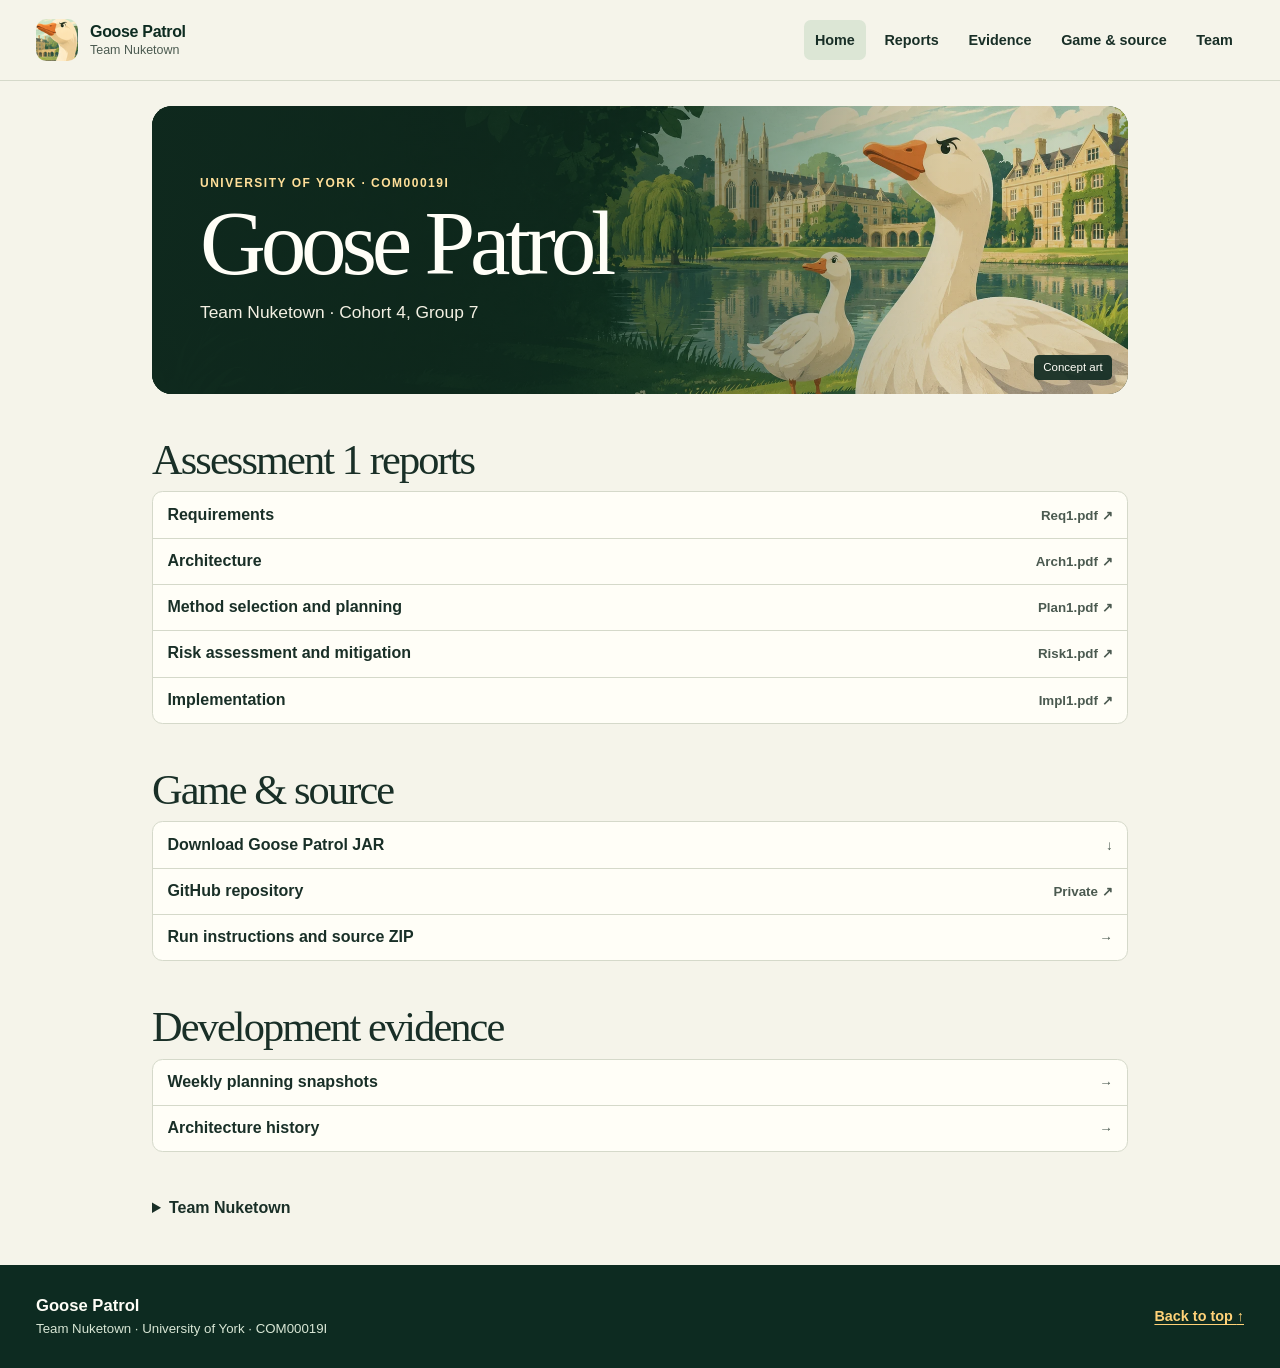
<file: Goose/index.html>
<!DOCTYPE html>
<html lang="en-GB">
<head>
  <meta charset="utf-8">
  <meta name="viewport" content="width=device-width, initial-scale=1">
  <meta name="description" content="Goose Patrol, Team Nuketown’s Engineering 1 project. Find the Assessment 1 reports, game and source, and development evidence.">
  <meta name="theme-color" content="#17382d">
  <title>Team Nuketown | Goose Patrol</title>
  <link rel="icon" href="assets/favicon.png" type="image/png">
  <link rel="stylesheet" href="assets/site.css">
</head>
<body>
  <a class="skip" href="#main">Skip to content</a>
  <header class="topbar">
    <div class="shell header-inner">
      <a class="brand" href="index.html" aria-label="Goose Patrol home">
        <img src="assets/favicon.png" width="42" height="42" alt="">
        <span><strong>Goose Patrol</strong><small>Team Nuketown</small></span>
      </a>
      <nav aria-label="Main navigation">
      <a href="index.html" aria-current="page">Home</a>
      <a href="index.html#documentation">Reports</a>
      <a href="evidence.html">Evidence</a>
      <a href="implementation.html">Game &amp; source</a>
      <a href="index.html#team">Team</a>
      </nav>
    </div>
  </header>
  <main id="main" class="shell compact-home" tabindex="-1">
    <header class="hero compact-hero">
      <img class="hero-art" src="assets/cover.webp" width="1922" height="818" alt="" fetchpriority="high">
      <div class="hero-copy">
        <p class="eyebrow hero-context">University of York · COM00019I</p>
        <h1>Goose Patrol</h1>
        <p class="hero-intro">Team Nuketown · Cohort 4, Group 7</p>
      </div>
      <span class="art-label">Concept art</span>
    </header>

    <section id="documentation" class="compact-section" aria-labelledby="documentation-title">
      <h2 id="documentation-title">Assessment 1 reports</h2>
      <ul class="link-list">
        <li id="req1">
          <a href="files/Req1.pdf">
            <span>Requirements</span><small>Req1.pdf <span aria-hidden="true">↗</span></small>
          </a>
        </li>
        <li id="arch1">
          <a href="files/Arch1.pdf">
            <span>Architecture</span><small>Arch1.pdf <span aria-hidden="true">↗</span></small>
          </a>
        </li>
        <li id="plan1">
          <a href="files/Plan1.pdf">
            <span>Method selection and planning</span><small>Plan1.pdf <span aria-hidden="true">↗</span></small>
          </a>
        </li>
        <li id="risk1">
          <a href="files/Risk1.pdf">
            <span>Risk assessment and mitigation</span><small>Risk1.pdf <span aria-hidden="true">↗</span></small>
          </a>
        </li>
        <li id="impl1">
          <a href="files/Impl1.pdf">
            <span>Implementation</span><small>Impl1.pdf <span aria-hidden="true">↗</span></small>
          </a>
        </li>
      </ul>
    </section>

    <section id="game" class="compact-section" aria-labelledby="game-title">
      <h2 id="game-title">Game &amp; source</h2>
      <ul class="link-list">
        <li><a href="files/Goose-Patrol.jar" download><span>Download Goose Patrol JAR</span><small aria-hidden="true">↓</small></a></li>
        <li><a href="https://github.com/kevin21421/eng1_project"><span>GitHub repository</span><small>Private <span aria-hidden="true">↗</span></small></a></li>
        <li><a href="implementation.html"><span>Run instructions and source ZIP</span><small aria-hidden="true">→</small></a></li>
      </ul>
    </section>

    <section id="development-evidence" class="compact-section" aria-labelledby="evidence-title">
      <h2 id="evidence-title">Development evidence</h2>
      <ul class="link-list">
        <li><a href="evidence.html#weekly-snapshots"><span>Weekly planning snapshots</span><small aria-hidden="true">→</small></a></li>
        <li><a href="architecture.html#arch-history"><span>Architecture history</span><small aria-hidden="true">→</small></a></li>
      </ul>
    </section>

    <details id="team" class="compact-section team-details">
      <summary>Team Nuketown</summary>
      <ul class="team-list">
        <li>
          <span class="initials" aria-hidden="true">BK</span>
          <div><h3>Batuhan Kantas</h3><p>Hidden event management</p></div>
        </li>
        <li>
          <span class="initials" aria-hidden="true">KM</span>
          <div><h3>Kevin Munikumar</h3><p>Title screen, menus and renderer API</p></div>
        </li>
        <li>
          <span class="initials" aria-hidden="true">QC</span>
          <div><h3>Qian Cao</h3><p>Timer, round data and information loader</p></div>
        </li>
        <li>
          <span class="initials" aria-hidden="true">SA</span>
          <div><h3>Saeed Al-Korbi</h3><p>Items</p></div>
        </li>
        <li>
          <span class="initials" aria-hidden="true">YW</span>
          <div><h3>Yimou Wang</h3><p>Inventory</p></div>
        </li>
        <li>
          <span class="initials" aria-hidden="true">YS</span>
          <div><h3>Youcef Sahraoui</h3><p>Player</p></div>
        </li>
        <li>
          <span class="initials" aria-hidden="true">HH</span>
          <div><h3>Henry Hull</h3><p>Goose spawning and behaviour</p></div>
        </li>
      </ul>
    </details>
  </main>
  <footer class="site-footer">
    <div class="shell footer-inner">
      <div><strong>Goose Patrol</strong><p>Team Nuketown · University of York · COM00019I</p></div>
      <a href="#main">Back to top <span aria-hidden="true">↑</span></a>
    </div>
  </footer>
</body>
</html>
</file>
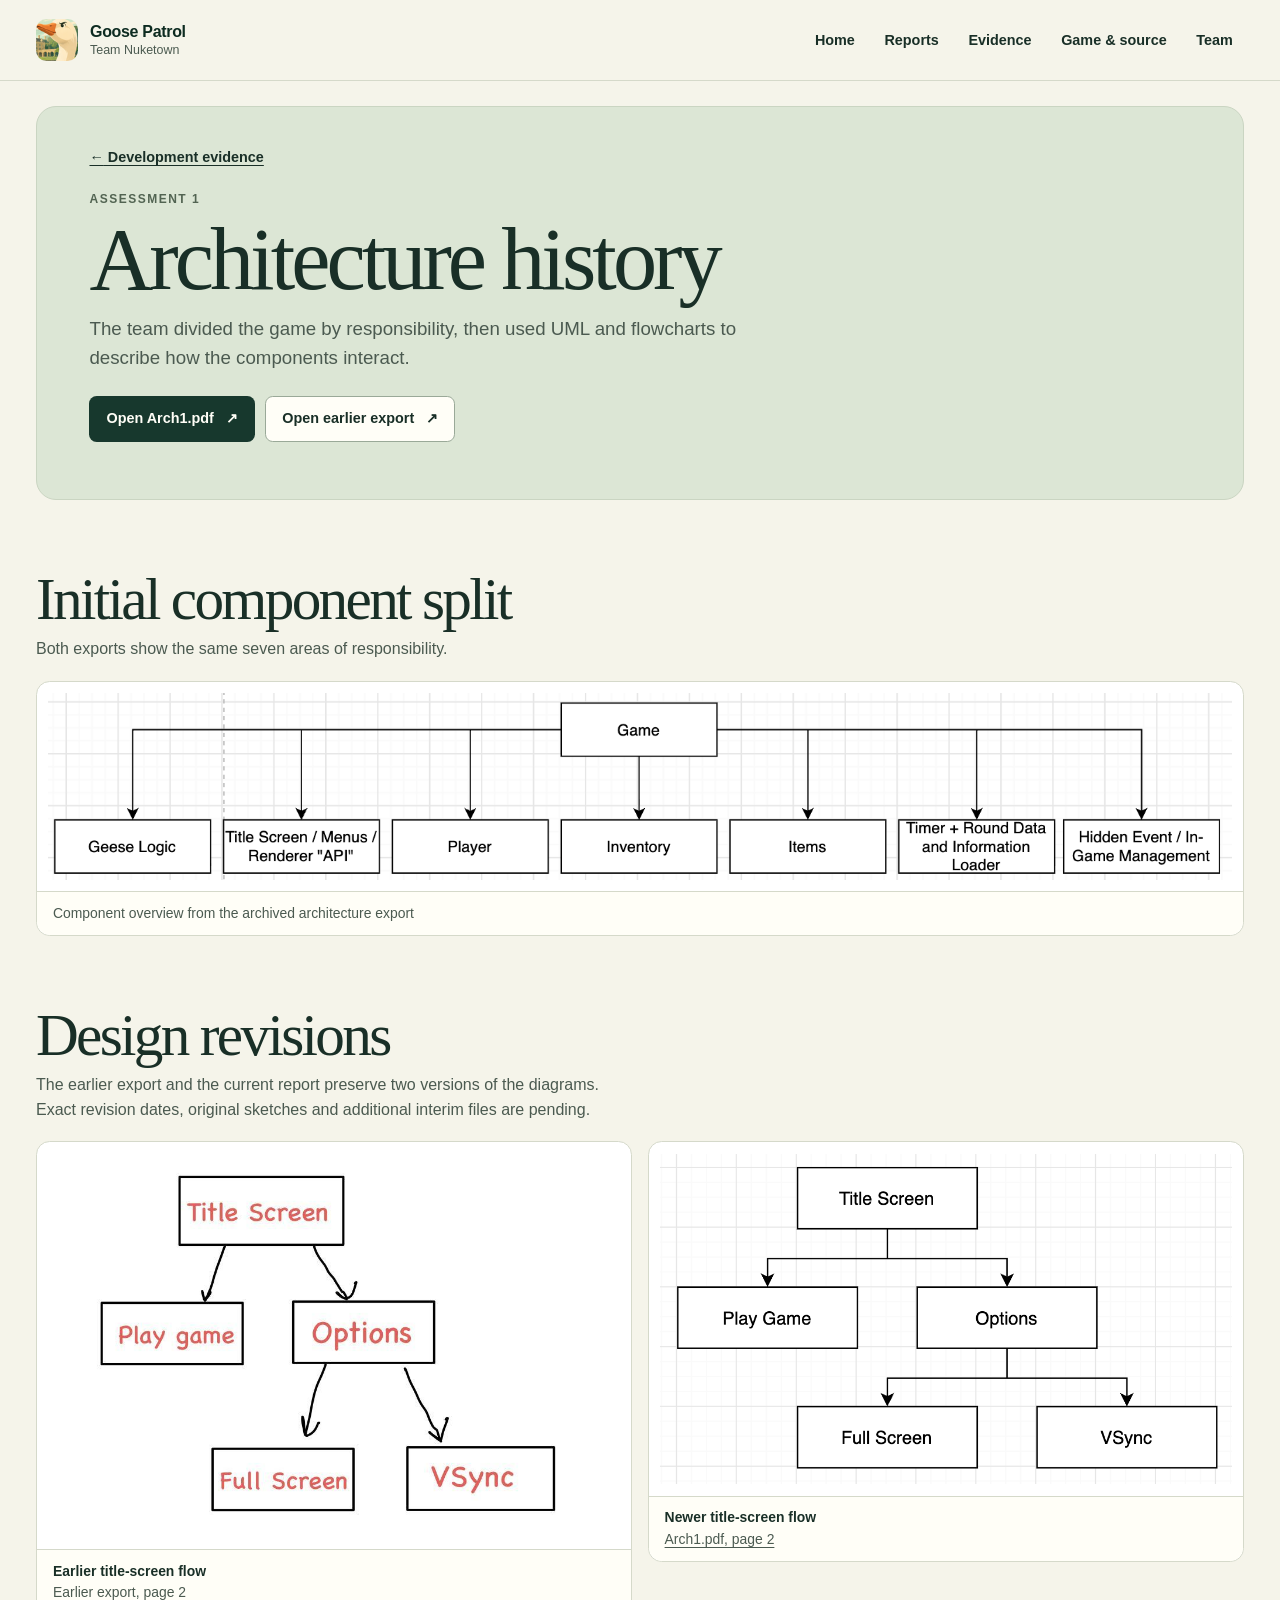
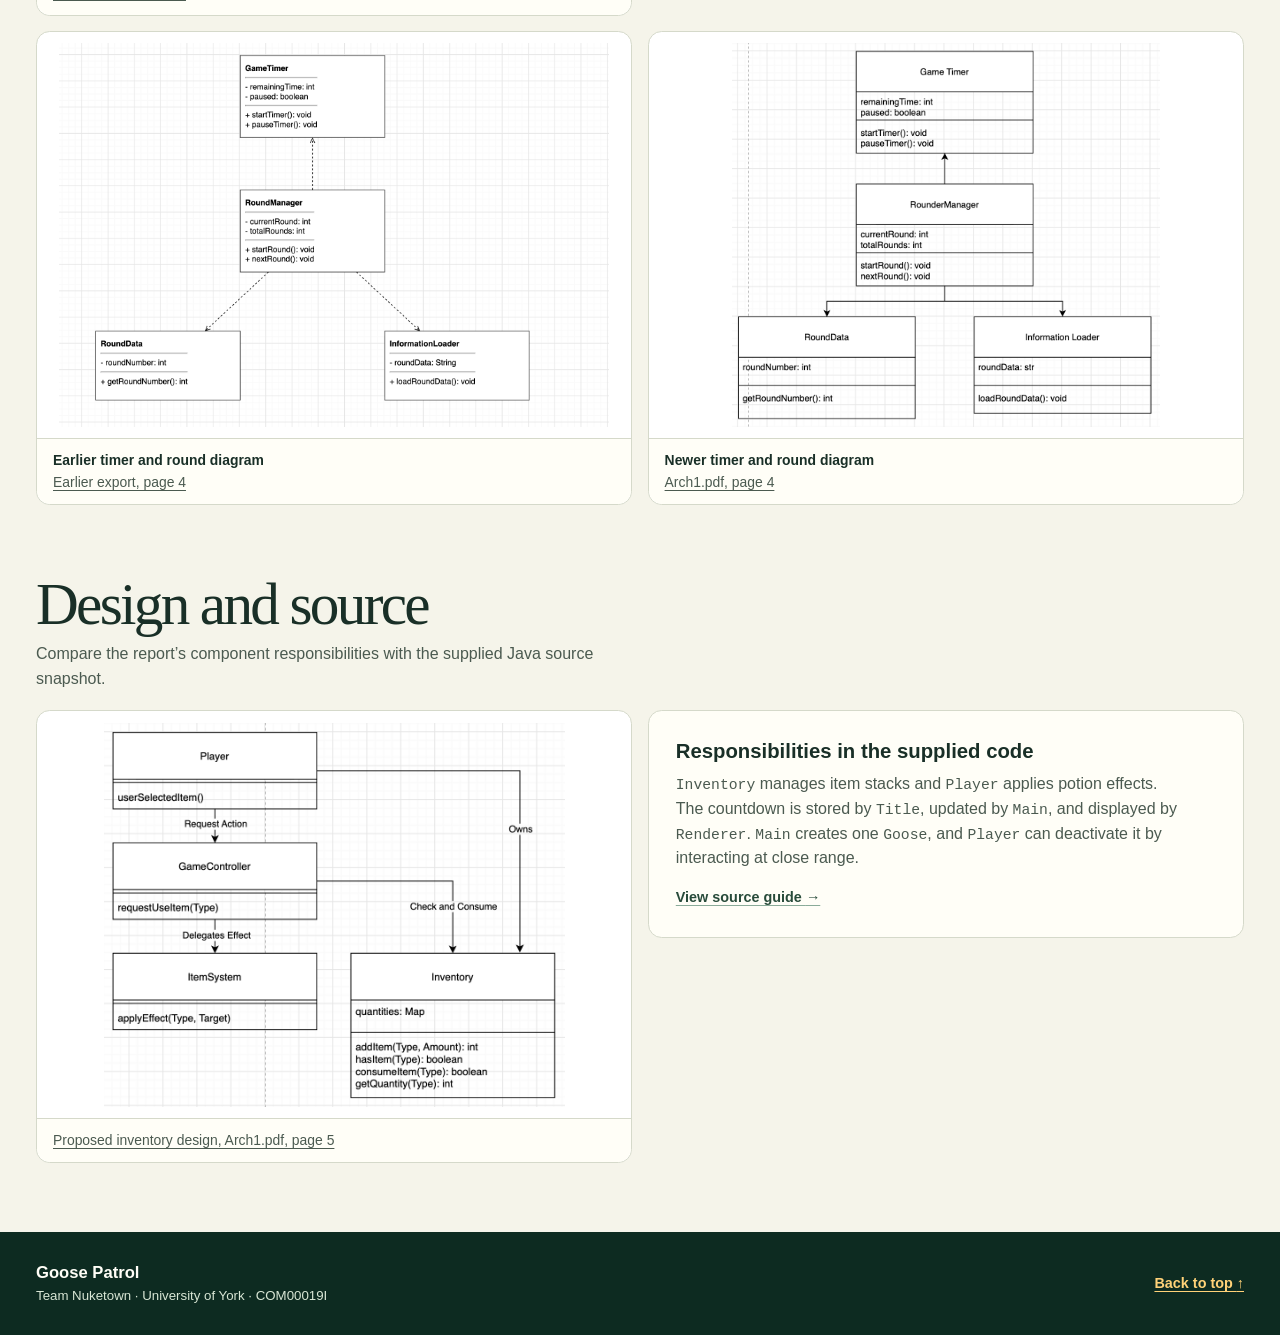
<file: Goose/architecture.html>
<!DOCTYPE html>
<html lang="en-GB">
<head>
  <meta charset="utf-8">
  <meta name="viewport" content="width=device-width, initial-scale=1">
  <meta name="description" content="Goose Patrol architecture history, including the initial component split and comparisons of two architecture exports.">
  <meta name="theme-color" content="#17382d">
  <title>Architecture history | Goose Patrol</title>
  <link rel="icon" href="assets/favicon.png" type="image/png">
  <link rel="stylesheet" href="assets/site.css">
</head>
<body>
  <a class="skip" href="#main">Skip to content</a>
  <header class="topbar">
    <div class="shell header-inner">
      <a class="brand" href="index.html" aria-label="Goose Patrol home">
        <img src="assets/favicon.png" width="42" height="42" alt="">
        <span><strong>Goose Patrol</strong><small>Team Nuketown</small></span>
      </a>
      <nav aria-label="Main navigation">
      <a href="index.html">Home</a>
      <a href="index.html#documentation">Reports</a>
      <a href="evidence.html">Evidence</a>
      <a href="implementation.html">Game &amp; source</a>
      <a href="index.html#team">Team</a>
      </nav>
    </div>
  </header>
  <main id="main" class="shell" tabindex="-1">
    <header class="page-intro">
      <a class="back-link" href="evidence.html"><span aria-hidden="true">←</span> Development evidence</a>
      <p class="eyebrow">Assessment 1</p>
      <h1>Architecture history</h1>
      <p class="lede">The team divided the game by responsibility, then used UML and flowcharts to describe how the components interact.</p>
      <div class="actions">
        <a class="button solid" href="files/Arch1.pdf">Open Arch1.pdf <span aria-hidden="true">↗</span></a>
        <a class="button outline" href="evidence/architecture-earlier.pdf">Open earlier export <span aria-hidden="true">↗</span></a>
      </div>
    </header>
    <section class="section" id="initial-design" aria-labelledby="initial-title">
      <div class="section-heading">
        <h2 id="initial-title">Initial component split</h2>
        <p>Both exports show the same seven areas of responsibility.</p>
      </div>
      <figure class="diagram wide">
        <a href="evidence/game-components.webp" aria-label="Open the full-size component overview">
          <img src="evidence/game-components.webp" width="1696" height="268" alt="The game is divided into geese logic, title screen and renderer, player, inventory, items, timer and round information, and hidden event management.">
        </a>
        <figcaption>Component overview from the archived architecture export</figcaption>
      </figure>
    </section>

    <section class="section" id="arch-history" aria-labelledby="history-title">
      <div class="section-heading">
        <h2 id="history-title">Design revisions</h2>
        <p>The earlier export and the current report preserve two versions of the diagrams. Exact revision dates, original sketches and additional interim files are pending.</p>
      </div>
      <div class="two-col aligned">
        <figure class="diagram">
          <a href="evidence/title-flow-earlier.webp" aria-label="Open the earlier title-screen flowchart">
            <img src="evidence/title-flow-earlier.webp" width="877" height="656" loading="lazy" alt="Earlier title-screen flowchart. Title Screen branches to Play Game or Options. Options branches to Full Screen and VSync.">
          </a>
          <figcaption><strong>Earlier title-screen flow</strong><br><a href="evidence/architecture-earlier.pdf#page=2">Earlier export, page 2</a></figcaption>
        </figure>
        <figure class="diagram">
          <a href="evidence/title-flow.webp" aria-label="Open the current title-screen flowchart">
            <img src="evidence/title-flow.webp" width="1024" height="592" loading="lazy" alt="Redrawn title-screen flowchart with the same Play Game, Options, Full Screen and VSync branches.">
          </a>
          <figcaption><strong>Newer title-screen flow</strong><br><a href="files/Arch1.pdf#page=2">Arch1.pdf, page 2</a></figcaption>
        </figure>
      </div>
      <div class="two-col aligned revision-pair">
        <figure class="diagram">
          <a href="evidence/timer-rounds-earlier.webp" aria-label="Open the earlier timer UML diagram">
            <img src="evidence/timer-rounds-earlier.webp" width="1574" height="1100" loading="lazy" alt="Earlier UML for GameTimer, RoundManager, RoundData and InformationLoader.">
          </a>
          <figcaption><strong>Earlier timer and round diagram</strong><br><a href="evidence/architecture-earlier.pdf#page=4">Earlier export, page 4</a></figcaption>
        </figure>
        <figure class="diagram">
          <a href="evidence/timer-rounds.webp" aria-label="Open the current timer UML diagram">
            <img src="evidence/timer-rounds.webp" width="1116" height="1000" loading="lazy" alt="Current UML grouping timing, round progression, round data and information loading into four classes.">
          </a>
          <figcaption><strong>Newer timer and round diagram</strong><br><a href="files/Arch1.pdf#page=4">Arch1.pdf, page 4</a></figcaption>
        </figure>
      </div>
    </section>

    <section class="section" id="design-to-code" aria-labelledby="design-code-title">
      <div class="section-heading">
        <h2 id="design-code-title">Design and source</h2>
        <p>Compare the report’s component responsibilities with the supplied Java source snapshot.</p>
      </div>
      <div class="two-col aligned">
        <figure class="diagram">
          <a href="evidence/inventory-design.webp" aria-label="Open the full-size inventory UML diagram">
            <img src="evidence/inventory-design.webp" width="1042" height="868" loading="lazy" alt="Player owns Inventory and sends an item-use request to GameController, which checks Inventory and delegates the effect to ItemSystem.">
          </a>
          <figcaption><a href="files/Arch1.pdf#page=5">Proposed inventory design, Arch1.pdf, page 5</a></figcaption>
        </figure>
        <article class="panel">
          <h3>Responsibilities in the supplied code</h3>
          <p><code>Inventory</code> manages item stacks and <code>Player</code> applies potion effects. The countdown is stored by <code>Title</code>, updated by <code>Main</code>, and displayed by <code>Renderer</code>. <code>Main</code> creates one <code>Goose</code>, and <code>Player</code> can deactivate it by interacting at close range.</p>
          <a class="text-link" href="implementation.html#source-guide">View source guide <span aria-hidden="true">→</span></a>
        </article>
      </div>
    </section>
  </main>
  <footer class="site-footer">
    <div class="shell footer-inner">
      <div><strong>Goose Patrol</strong><p>Team Nuketown · University of York · COM00019I</p></div>
      <a href="#main">Back to top <span aria-hidden="true">↑</span></a>
    </div>
  </footer>
</body>
</html>
</file>
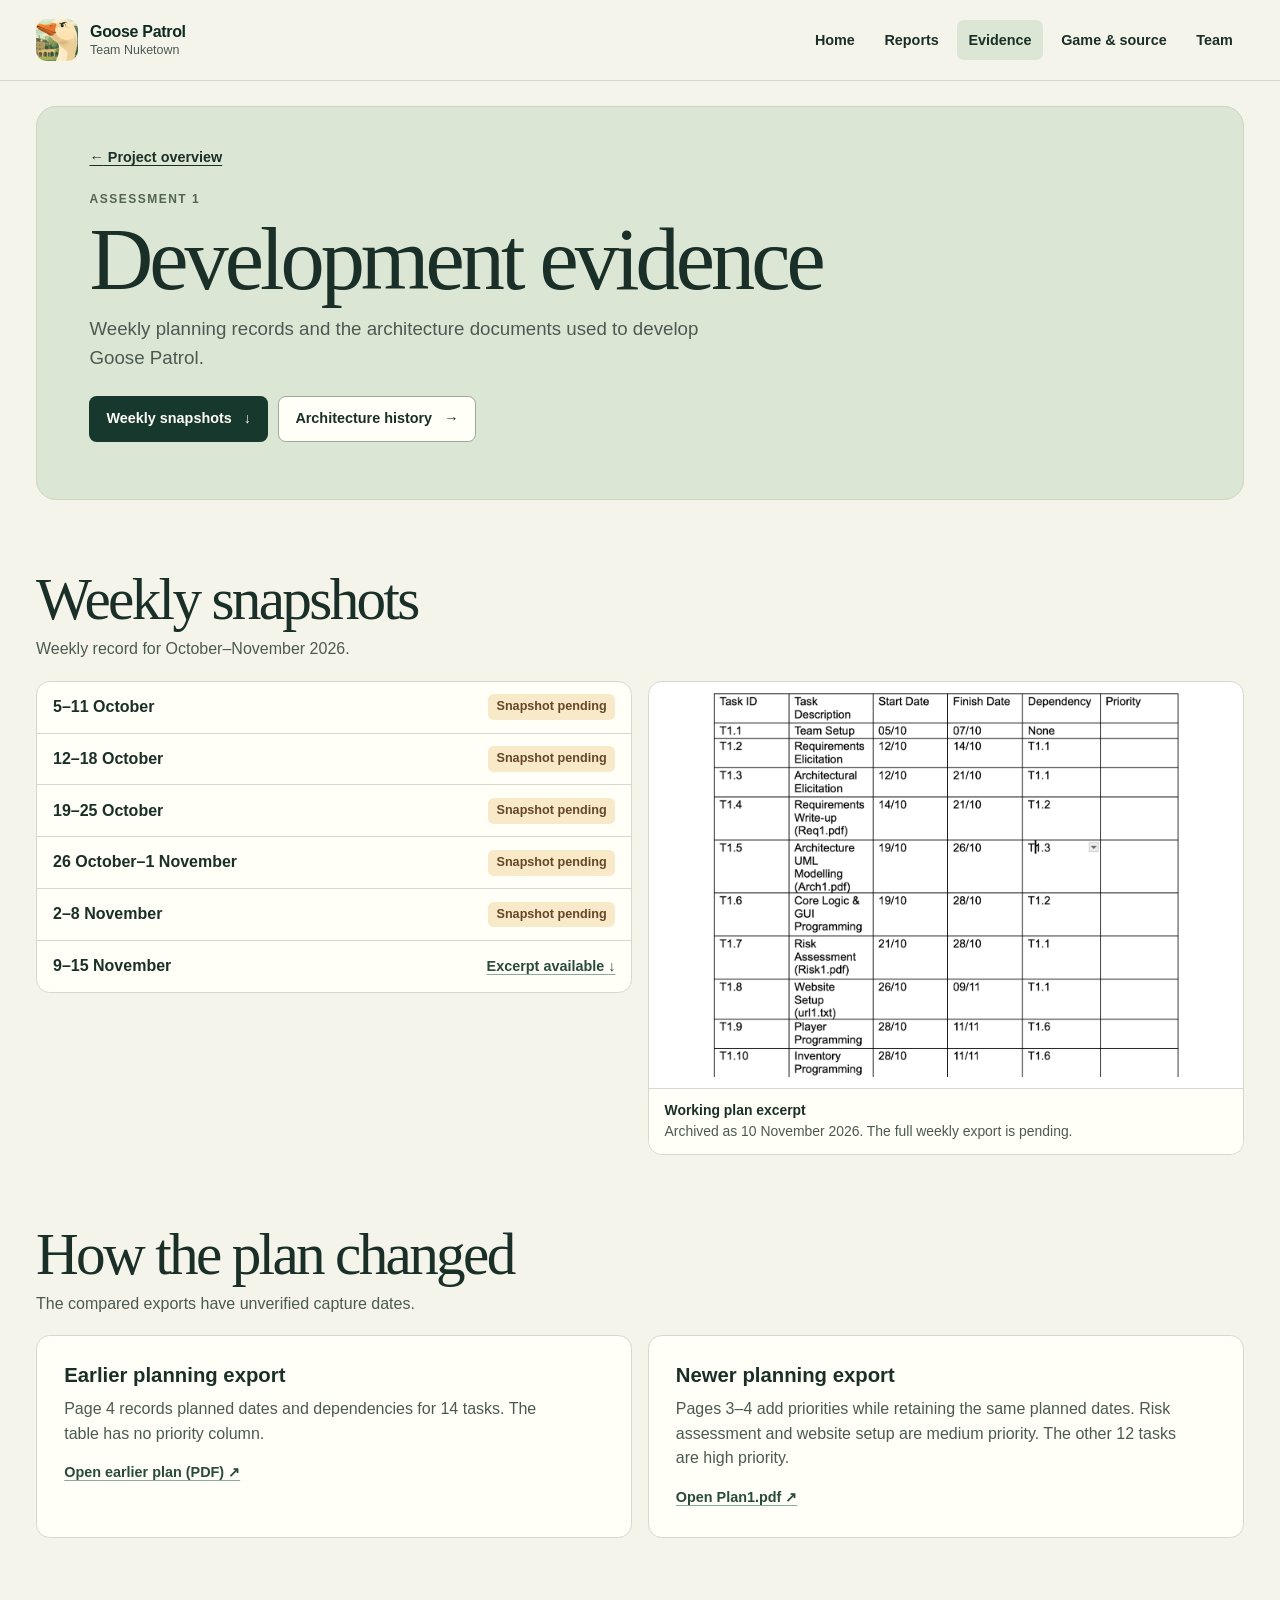
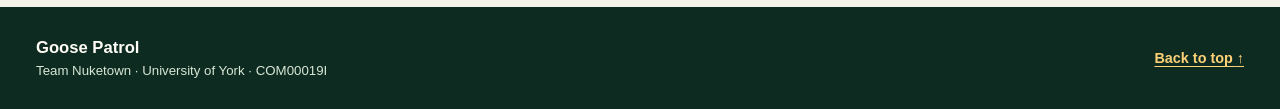
<file: Goose/evidence.html>
<!DOCTYPE html>
<html lang="en-GB">
<head>
  <meta charset="utf-8">
  <meta name="viewport" content="width=device-width, initial-scale=1">
  <meta name="description" content="Goose Patrol planning versions, weekly snapshot register and architecture history.">
  <meta name="theme-color" content="#17382d">
  <title>Development evidence | Goose Patrol</title>
  <link rel="icon" href="assets/favicon.png" type="image/png">
  <link rel="stylesheet" href="assets/site.css">
</head>
<body>
  <a class="skip" href="#main">Skip to content</a>
  <header class="topbar">
    <div class="shell header-inner">
      <a class="brand" href="index.html" aria-label="Goose Patrol home">
        <img src="assets/favicon.png" width="42" height="42" alt="">
        <span><strong>Goose Patrol</strong><small>Team Nuketown</small></span>
      </a>
      <nav aria-label="Main navigation">
      <a href="index.html">Home</a>
      <a href="index.html#documentation">Reports</a>
      <a href="evidence.html" aria-current="page">Evidence</a>
      <a href="implementation.html">Game &amp; source</a>
      <a href="index.html#team">Team</a>
      </nav>
    </div>
  </header>
  <main id="main" class="shell" tabindex="-1">
    <header class="page-intro">
      <a class="back-link" href="index.html#development-evidence"><span aria-hidden="true">←</span> Project overview</a>
      <p class="eyebrow">Assessment 1</p>
      <h1>Development evidence</h1>
      <p class="lede">Weekly planning records and the architecture documents used to develop Goose Patrol.</p>
      <div class="actions">
        <a class="button solid" href="#weekly-snapshots">Weekly snapshots <span aria-hidden="true">↓</span></a>
        <a class="button outline" href="architecture.html">Architecture history <span aria-hidden="true">→</span></a>
      </div>
    </header>

    <section class="section" id="weekly-snapshots" aria-labelledby="weeks-title">
      <div class="section-heading">
        <h2 id="weeks-title">Weekly snapshots</h2>
        <p>Weekly record for October–November 2026.</p>
      </div>
      <div class="two-col aligned">
        <ul class="snapshot-list">
        <li id="week-2026-10-05"><span>5–11 October</span><span class="status pending">Snapshot pending</span></li>
        <li id="week-2026-10-12"><span>12–18 October</span><span class="status pending">Snapshot pending</span></li>
        <li id="week-2026-10-19"><span>19–25 October</span><span class="status pending">Snapshot pending</span></li>
        <li id="week-2026-10-26"><span>26 October–1 November</span><span class="status pending">Snapshot pending</span></li>
        <li id="week-2026-11-02"><span>2–8 November</span><span class="status pending">Snapshot pending</span></li>
          <li id="week-2026-11-09">
            <span>9–15 November</span>
            <a class="text-link" href="#planning-excerpt">Excerpt available <span aria-hidden="true">↓</span></a>
          </li>
        </ul>
        <figure class="diagram" id="planning-excerpt">
          <a href="evidence/plan-2026-11-10-excerpt.png" aria-label="Open the full-size planning excerpt">
            <img src="evidence/plan-2026-11-10-excerpt.png" width="1165" height="960" alt="Working task plan, rows T1.1 to T1.10. The dates and dependencies are filled in, and the visible priority cells are blank.">
          </a>
          <figcaption><strong>Working plan excerpt</strong><br>Archived as 10 November 2026. The full weekly export is pending.</figcaption>
        </figure>
      </div>
    </section>

    <section class="section" id="plan-versions" aria-labelledby="versions-title">
      <div class="section-heading">
        <h2 id="versions-title">How the plan changed</h2>
        <p>The compared exports have unverified capture dates.</p>
      </div>
      <div class="two-col">
        <article class="panel">
          <h3>Earlier planning export</h3>
          <p>Page 4 records planned dates and dependencies for 14 tasks. The table has no priority column.</p>
          <a class="text-link" href="evidence/plan-earlier.pdf#page=4">Open earlier plan (PDF) <span aria-hidden="true">↗</span></a>
        </article>
        <article class="panel">
          <h3>Newer planning export</h3>
          <p>Pages 3–4 add priorities while retaining the same planned dates. Risk assessment and website setup are medium priority. The other 12 tasks are high priority.</p>
          <a class="text-link" href="files/Plan1.pdf#page=3">Open Plan1.pdf <span aria-hidden="true">↗</span></a>
        </article>
      </div>
    </section>
  </main>
  <footer class="site-footer">
    <div class="shell footer-inner">
      <div><strong>Goose Patrol</strong><p>Team Nuketown · University of York · COM00019I</p></div>
      <a href="#main">Back to top <span aria-hidden="true">↑</span></a>
    </div>
  </footer>
</body>
</html>
</file>
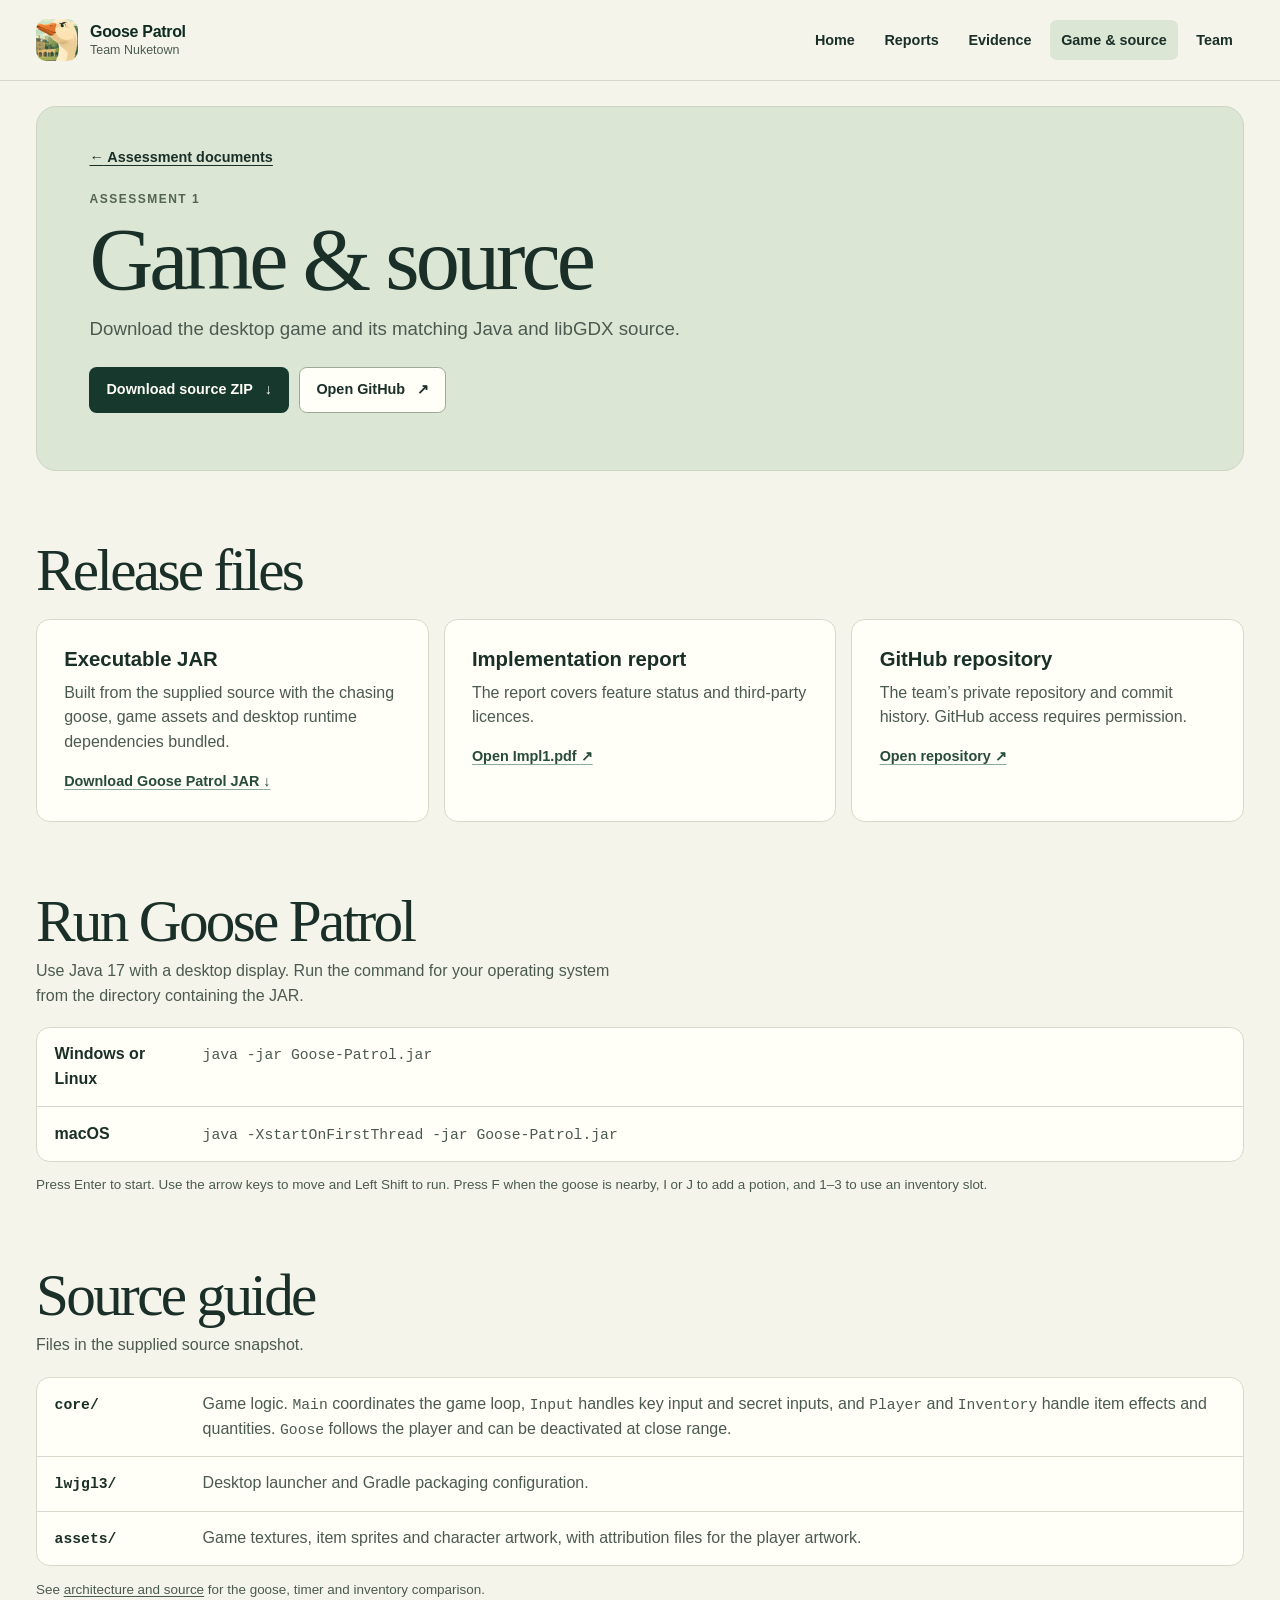
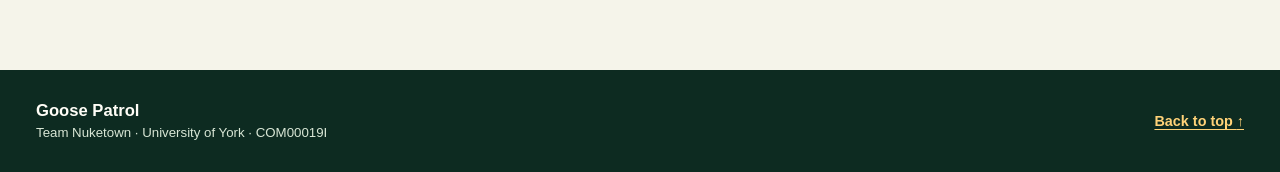
<file: Goose/implementation.html>
<!DOCTYPE html>
<html lang="en-GB">
<head>
  <meta charset="utf-8">
  <meta name="viewport" content="width=device-width, initial-scale=1">
  <meta name="description" content="Goose Patrol executable JAR status, source download, GitHub repository and implementation report.">
  <meta name="theme-color" content="#17382d">
  <title>Game &amp; source | Goose Patrol</title>
  <link rel="icon" href="assets/favicon.png" type="image/png">
  <link rel="stylesheet" href="assets/site.css">
</head>
<body>
  <a class="skip" href="#main">Skip to content</a>
  <header class="topbar">
    <div class="shell header-inner">
      <a class="brand" href="index.html" aria-label="Goose Patrol home">
        <img src="assets/favicon.png" width="42" height="42" alt="">
        <span><strong>Goose Patrol</strong><small>Team Nuketown</small></span>
      </a>
      <nav aria-label="Main navigation">
      <a href="index.html">Home</a>
      <a href="index.html#documentation">Reports</a>
      <a href="evidence.html">Evidence</a>
      <a href="implementation.html" aria-current="page">Game &amp; source</a>
      <a href="index.html#team">Team</a>
      </nav>
    </div>
  </header>
  <main id="main" class="shell" tabindex="-1">
    <header class="page-intro">
      <a class="back-link" href="index.html#documentation"><span aria-hidden="true">←</span> Assessment documents</a>
      <p class="eyebrow">Assessment 1</p>
      <h1>Game &amp; source</h1>
      <p class="lede">Download the desktop game and its matching Java and libGDX source.</p>
      <div class="actions">
        <a class="button solid" href="files/eng1_project-main.zip" download>Download source ZIP <span aria-hidden="true">↓</span></a>
        <a class="button outline" href="https://github.com/kevin21421/eng1_project">Open GitHub <span aria-hidden="true">↗</span></a>
      </div>
    </header>

    <section class="section" aria-labelledby="release-files-title">
      <div class="section-heading"><h2 id="release-files-title">Release files</h2></div>
      <div class="asset-grid">
        <article id="jar" class="panel">
          <h3>Executable JAR</h3>
          <p>Built from the supplied source with the chasing goose, game assets and desktop runtime dependencies bundled.</p>
          <a class="text-link" href="files/Goose-Patrol.jar" download>Download Goose Patrol JAR <span aria-hidden="true">↓</span></a>
        </article>
        <article id="impl1" class="panel">
          <h3>Implementation report</h3>
          <p>The report covers feature status and third-party licences.</p>
          <a class="text-link" href="files/Impl1.pdf">Open Impl1.pdf <span aria-hidden="true">↗</span></a>
        </article>
        <article id="github" class="panel">
          <h3>GitHub repository</h3>
          <p>The team’s private repository and commit history. GitHub access requires permission.</p>
          <a class="text-link" href="https://github.com/kevin21421/eng1_project">Open repository <span aria-hidden="true">↗</span></a>
        </article>
      </div>
    </section>

    <section class="section" id="run-development-build" aria-labelledby="run-title">
      <div class="section-heading">
        <h2 id="run-title">Run Goose Patrol</h2>
        <p>Use Java 17 with a desktop display. Run the command for your operating system from the directory containing the JAR.</p>
      </div>
      <dl class="source-list">
        <div><dt>Windows or Linux</dt><dd><code>java -jar Goose-Patrol.jar</code></dd></div>
        <div><dt>macOS</dt><dd><code>java -XstartOnFirstThread -jar Goose-Patrol.jar</code></dd></div>
      </dl>
      <p class="reference">Press Enter to start. Use the arrow keys to move and Left Shift to run. Press F when the goose is nearby, I or J to add a potion, and 1–3 to use an inventory slot.</p>
    </section>

    <section class="section" id="source-guide" aria-labelledby="source-guide-title">
      <div class="section-heading">
        <h2 id="source-guide-title">Source guide</h2>
        <p>Files in the supplied source snapshot.</p>
      </div>
      <dl class="source-list">
        <div><dt><code>core/</code></dt><dd>Game logic. <code>Main</code> coordinates the game loop, <code>Input</code> handles key input and secret inputs, and <code>Player</code> and <code>Inventory</code> handle item effects and quantities. <code>Goose</code> follows the player and can be deactivated at close range.</dd></div>
        <div><dt><code>lwjgl3/</code></dt><dd>Desktop launcher and Gradle packaging configuration.</dd></div>
        <div><dt><code>assets/</code></dt><dd>Game textures, item sprites and character artwork, with attribution files for the player artwork.</dd></div>
      </dl>
      <p class="reference">See <a href="architecture.html#design-to-code">architecture and source</a> for the goose, timer and inventory comparison.</p>
    </section>
  </main>
  <footer class="site-footer">
    <div class="shell footer-inner">
      <div><strong>Goose Patrol</strong><p>Team Nuketown · University of York · COM00019I</p></div>
      <a href="#main">Back to top <span aria-hidden="true">↑</span></a>
    </div>
  </footer>
</body>
</html>
</file>
<file: Goose/assets/site.css>
:root {
  color-scheme: light;
  --paper: #f5f4ea;
  --surface: #fffef7;
  --ink: #192f27;
  --muted: #4b5a50;
  --forest: #17382d;
  --deep: #0d2b21;
  --moss: #dce6d5;
  --border: #d5d9ca;
  --accent: #ffd278;
  --accent-hover: #ffe4a3;
  --pending-bg: #f8e9c9;
  --pending-ink: #654627;
  --display: "Instrument Serif", Georgia, serif;
  --sans: "Instrument Sans", -apple-system, BlinkMacSystemFont, "Segoe UI", sans-serif;
  --body-size: 1rem;
}

*, *::before, *::after { box-sizing: border-box; }
html { scroll-behavior: smooth; }
body {
  margin: 0;
  background: var(--paper);
  color: var(--ink);
  font-family: var(--sans);
  font-size: var(--body-size);
  line-height: 1.55;
  -webkit-font-smoothing: antialiased;
}
h1, h2, h3, h4, p, figure, ul, dl, dd { margin: 0; }
h1, h2 { font-family: var(--display); font-weight: 400; line-height: 1.02; letter-spacing: -.045em; }
h3, h4 { line-height: 1.25; }
img { display: block; max-width: 100%; height: auto; }
a { color: inherit; text-underline-offset: .18em; }
a:hover { text-decoration-thickness: .15em; }
a:focus-visible { outline: 3px solid #9a4d09; outline-offset: 5px; }
[id] { scroll-margin-top: 1.5rem; }
code { font-size: .92em; overflow-wrap: anywhere; }
.shell { width: min(100% - 4.5rem, 78rem); margin-inline: auto; }

.skip {
  position: absolute;
  z-index: 5;
  left: .75rem;
  top: .75rem;
  padding: .65rem 1rem;
  transform: translateY(calc(-100% - 1rem));
  background: var(--accent);
  color: var(--deep);
}
.skip:focus { transform: translateY(0); }

.topbar { border-bottom: 1px solid var(--border); }
.header-inner {
  min-height: 80px;
  display: flex;
  align-items: center;
  justify-content: space-between;
  gap: 1rem 2.5rem;
}
.brand {
  display: inline-flex;
  align-items: center;
  gap: .75rem;
  flex: none;
  color: var(--deep);
  text-decoration: none;
  line-height: 1.2;
}
.brand img { border-radius: .65rem; }
.brand strong, .brand small { display: block; }
.brand strong { font-weight: 750; font-size: 1rem; letter-spacing: -.02em; }
.brand small { color: var(--muted); font-size: .78rem; margin-top: .15rem; }
.header-inner nav { display: flex; flex-wrap: wrap; justify-content: flex-end; gap: .15rem .45rem; }
.header-inner nav a {
  text-decoration: none;
  padding: .55rem .7rem;
  border-radius: .42rem;
  font-weight: 640;
  font-size: .9rem;
}
.header-inner nav a[aria-current], .header-inner nav a:hover { background: var(--moss); }

.hero {
  isolation: isolate;
  position: relative;
  display: grid;
  min-height: 32.5rem;
  margin-top: 1.55rem;
  border-radius: 1.25rem;
  overflow: hidden;
  background: var(--deep);
  color: var(--surface);
}
.hero-art, .hero::before { position: absolute; inset: 0; width: 100%; height: 100%; }
.hero-art { object-fit: cover; object-position: center right; z-index: -2; }
.hero::before {
  z-index: -1;
  content: "";
  background: linear-gradient(90deg, #0f291eee, #0f291e91 34%, #0f291e08 65%);
}
.hero-copy { align-self: center; padding: 3.2rem clamp(2rem, 5vw, 5.2rem); }
.eyebrow {
  color: #526452;
  text-transform: uppercase;
  font-size: .75rem;
  font-weight: 750;
  letter-spacing: .125em;
}
.hero-context { color: #ffdf99; }
.hero h1 {
  margin-block: .6rem 1.1rem;
  font-size: clamp(5.35rem, 9.7vw, 9rem);
  line-height: .81;
  letter-spacing: -.057em;
}
.hero-intro { max-width: 29ch; font-size: clamp(1rem, 1.36vw, 1.18rem); color: #f3f0e3; }
.art-label {
  position: absolute;
  right: 1rem;
  bottom: .85rem;
  padding: .24rem .58rem;
  color: #fffef7;
  background: #132d24eb;
  border-radius: .3rem;
  font-size: .72rem;
}
.actions { display: flex; align-items: stretch; flex-wrap: wrap; gap: .65rem; margin-top: 1.45rem; }
.button {
  display: inline-flex;
  min-height: 46px;
  align-items: center;
  justify-content: center;
  gap: .75rem;
  padding: .62rem 1rem;
  border: 1px solid transparent;
  border-radius: .48rem;
  font-size: .9rem;
  font-weight: 740;
  text-decoration: none;
}
.accent { background: var(--accent); color: var(--deep); }
.accent:hover { background: var(--accent-hover); }
.ghost { color: var(--surface); border-color: #d6ddd0b0; background: #102e24a6; }
.ghost:hover { background: var(--forest); border-color: var(--surface); }
.solid { color: var(--surface); background: var(--forest); }
.solid:hover { background: var(--deep); }
.outline { border-color: #9aa998; background: var(--surface); }
.outline:hover { background: var(--moss); }
.hero a:focus-visible { outline-color: #fff4d2; }

.project-strip {
  display: grid;
  grid-template-columns: repeat(4, minmax(0, 1fr));
  list-style: none;
  padding: 0;
  border-bottom: 1px solid var(--border);
}
.project-strip li {
  padding: .95rem 1.1rem;
  display: flex;
  flex-wrap: wrap;
  align-items: baseline;
  gap: .1rem .6rem;
}
.project-strip li + li { border-left: 1px solid var(--border); }
.project-strip span { color: var(--muted); font-size: .8rem; }
.project-strip strong { font-size: .95rem; }

.section { margin-block: clamp(2.75rem, 5.4vw, 5.15rem); }
.section-heading { margin-bottom: 1.15rem; }
.section-heading h2 { font-size: clamp(2.2rem, 4.7vw, 3.7rem); }
.section-heading p { color: var(--muted); margin-top: .48rem; max-width: 68ch; }
.delivery-grid, .two-col, .asset-grid {
  display: grid;
  gap: .95rem;
}
.delivery-grid { grid-template-columns: minmax(0, 2.65fr) minmax(15.5rem, 1fr); }
.two-col { grid-template-columns: repeat(2, minmax(0, 1fr)); }
.asset-grid { grid-template-columns: repeat(3, minmax(0, 1fr)); }
.aligned { align-items: start; }
.report-list, .snapshot-list, .source-list {
  list-style: none;
  padding: 0;
  background: var(--surface);
  border: 1px solid var(--border);
  border-radius: .85rem;
  overflow: hidden;
}
.report {
  display: grid;
  grid-template-columns: 6.6rem minmax(0, 1fr) auto;
  gap: .48rem .9rem;
  align-items: center;
  min-height: 5.2rem;
  padding: .87rem 1.15rem;
}
.report + .report, .snapshot-list li + li, .source-list div + div { border-top: 1px solid var(--border); }
.report h3 { font-size: 1.04rem; }
.report p { font-size: .89rem; color: var(--muted); margin-top: .25rem; }
.file-tag { font: 650 .82rem ui-monospace, Menlo, monospace; color: #415748; }
.file-link, .text-link {
  color: #284b3a;
  font-size: .9rem;
  font-weight: 730;
  text-decoration: underline;
  text-decoration-color: #8aab99;
  text-decoration-thickness: 1px;
  overflow-wrap: anywhere;
}
.file-link {
  display: inline-flex;
  align-items: center;
  gap: .45rem;
  min-height: 44px;
}
.file-link:hover, .text-link:hover { text-decoration-color: currentColor; }
.status {
  display: inline-block;
  justify-self: start;
  align-self: center;
  padding: .24rem .55rem;
  border-radius: .35rem;
  font-size: .79rem;
  font-weight: 680;
  line-height: 1.4;
  white-space: nowrap;
}
.pending { background: var(--pending-bg); color: var(--pending-ink); }
.release-card {
  display: flex;
  flex-direction: column;
  align-items: flex-start;
  background: var(--forest);
  color: var(--surface);
  padding: 1.4rem;
  border-radius: .85rem;
}
.release-card h3 { font-family: var(--display); font-size: 2.1rem; letter-spacing: -.045em; font-weight: 400; }
.release-line .jar-preview { display: block; }
.release-card h4 { margin-bottom: .4rem; font-size: .94rem; }
.release-line { width: 100%; margin-top: 1rem; padding-bottom: .95rem; border-bottom: 1px solid #ffffff3e; }
.release-card a { font-size: .94rem; font-weight: 700; padding-block: .4rem; }
.release-card a:first-of-type { margin-top: .53rem; }
.release-card p { color: #dbe7d9; font-size: .85rem; margin-top: .17rem; }
.release-card a.release-more { color: var(--accent); margin-top: auto; padding-top: 1.35rem; }
.release-card a:focus-visible, .site-footer a:focus-visible { outline-color: var(--accent); }

.panel {
  padding: clamp(1.05rem, 2.4vw, 1.7rem);
  background: var(--surface);
  border: 1px solid var(--border);
  border-radius: .85rem;
}
.panel h3 { font-size: 1.27rem; }
.panel p:not(.eyebrow) { color: var(--muted); margin-block: .5rem .85rem; max-width: 57ch; }
.panel .eyebrow { margin-bottom: .4rem; }
.team-list {
  display: grid;
  grid-template-columns: repeat(3, minmax(0, 1fr));
  gap: .7rem;
  list-style: none;
  padding: 0;
}
.team-list li {
  display: flex;
  align-items: center;
  gap: .8rem;
  background: var(--surface);
  border: 1px solid var(--border);
  border-radius: .72rem;
  padding: .82rem;
}
.team-list h3 { font-size: .98rem; }
.team-list p { color: var(--muted); font-size: .86rem; margin-top: .15rem; }
.initials {
  display: grid;
  place-items: center;
  width: 2.45rem;
  height: 2.45rem;
  flex: none;
  border-radius: .45rem;
  font-size: .77rem;
  font-weight: 750;
  background: var(--moss);
  color: var(--forest);
}
.reference { color: var(--muted); margin-top: .85rem; font-size: .84rem; }

.page-intro {
  padding: clamp(1.2rem, 3vw, 2.6rem) clamp(1rem, 4.1vw, 3.8rem) clamp(1.5rem, 4.5vw, 3.8rem);
  margin-top: 1.55rem;
  background: var(--moss);
  border: 1px solid #cad5c2;
  border-radius: 1.25rem;
}
.back-link { display: inline-block; font-size: .9rem; font-weight: 700; margin-bottom: 1.35rem; }
.page-intro h1 { font-size: clamp(2.6rem, 6.9vw, 6rem); margin-block: .33rem .65rem; }
.lede { max-width: 63ch; font-size: clamp(1rem, 1.5vw, 1.17rem); color: var(--muted); }
.snapshot-list li {
  display: flex;
  flex-wrap: wrap;
  justify-content: space-between;
  align-items: center;
  gap: .4rem .85rem;
  padding: .8rem 1rem;
}
.snapshot-list li > span:first-child { font-weight: 700; }
.diagram {
  min-width: 0;
  background: white;
  border: 1px solid var(--border);
  border-radius: .85rem;
}
.diagram > a { display: block; padding: .7rem; }
.diagram img { width: 100%; object-fit: contain; max-height: 24rem; }
.diagram.wide img { max-height: none; }
.diagram figcaption {
  background: var(--surface);
  color: var(--muted);
  padding: .68rem 1rem;
  border-top: 1px solid var(--border);
  border-radius: 0 0 .85rem .85rem;
  font-size: .87rem;
}
.diagram strong { color: var(--ink); }
.revision-pair { margin-top: .95rem; }
#arch-history .diagram > a { display: grid; min-height: 17rem; align-items: center; }
.source-list div { display: grid; grid-template-columns: 8.5rem minmax(0, 1fr); gap: .25rem .75rem; padding: .9rem 1.1rem; }
.source-list dt { font-weight: 740; }
.source-list dd { color: var(--muted); }

.site-footer { background: var(--deep); color: var(--surface); }
.footer-inner {
  padding-block: 1.75rem;
  display: flex;
  flex-wrap: wrap;
  gap: .6rem 1.25rem;
  align-items: center;
  justify-content: space-between;
}
.footer-inner strong { font-size: 1.04rem; }
.footer-inner p { color: #d8e6d5; font-size: .83rem; }
.footer-inner a { color: var(--accent); font-size: .9rem; font-weight: 700; }

@media (max-width: 850px) {
  .shell { width: min(100% - 2.25rem, 78rem); }
  .header-inner { gap: .55rem 1rem; min-height: 70px; }
  .header-inner nav { gap: .14rem; }
  .header-inner nav a { padding: .45rem .54rem; font-size: .82rem; }
  .delivery-grid { grid-template-columns: minmax(0, 1fr); }
  .team-list { grid-template-columns: repeat(2, minmax(0, 1fr)); }
  .project-strip li { padding: .7rem .65rem; }
  .hero { min-height: 29rem; }
  .hero::before { background: linear-gradient(90deg, #0e281ff8, #0e281fb0 37%, #0e281f16 80%); }
}

@media (max-width: 600px) {
  .shell { width: calc(100% - 1.45rem); }
  .header-inner { display: block; padding-block: .6rem .38rem; }
  .brand img { width: 36px; height: 36px; }
  .brand { gap: .52rem; }
  .header-inner nav { margin-top: .38rem; justify-content: flex-start; }
  .header-inner nav a { font-size: .78rem; padding: .36rem .49rem; }
  .hero { margin-top: .8rem; min-height: auto; border-radius: .9rem; padding-top: clamp(7.5rem, 43vw, 11.25rem); }
  .hero-art { height: clamp(13.5rem, 57vw, 17.5rem); object-position: right top; }
  .hero::before { background: linear-gradient(to bottom, transparent 12%, #0d2b2140 34%, var(--deep) 61%); }
  .hero-copy { padding: 1rem 1.08rem 2.45rem; }
  .hero h1 { margin-block: .43rem .65rem; font-size: clamp(3.25rem, 12vw, 4.8rem); line-height: .92; }
  .hero-intro { max-width: 32ch; }
  .art-label { bottom: auto; top: .65rem; right: .65rem; }
  .actions { gap: .45rem; margin-top: .95rem; }
  .button { font-size: .83rem; gap: .46rem; padding-inline: .7rem; }
  .project-strip { grid-template-columns: repeat(2, minmax(0, 1fr)); }
  .project-strip li:nth-child(3) { border-left: 0; }
  .project-strip li:nth-child(n+3) { border-top: 1px solid var(--border); }
  .project-strip li { display: grid; }
  .two-col, .asset-grid, .team-list { grid-template-columns: minmax(0, 1fr); }
  .report { padding: .75rem .82rem; grid-template-columns: minmax(0, 1fr) auto; }
  .report .file-tag { grid-column: 1 / -1; }
  .report .status { justify-self: end; }
  .report h3 { font-size: 1rem; }
  .report p { font-size: .85rem; }
  .file-link { font-size: .83rem; }
  .page-intro { margin-top: .8rem; border-radius: .9rem; }
  .back-link { margin-bottom: .9rem; }
  #arch-history .diagram > a { min-height: auto; }
  .source-list div { grid-template-columns: minmax(0, 1fr); }
}

@media (max-width: 350px) {
  .report { grid-template-columns: minmax(0, 1fr); }
  .report .status { justify-self: start; }
}

@media (prefers-reduced-motion: reduce) {
  html { scroll-behavior: auto; }
}

.hero h1 span { display: block; }
@media (max-width: 600px) {
  .hero h1 span { display: inline; }
}

.compact-home {
  width: min(100% - 2.5rem, 61rem);
}

.compact-hero {
  min-height: clamp(12rem, 28vw, 18rem);
  padding-top: 0;
}

.compact-hero .hero-art {
  height: 100%;
  object-position: center right;
}

.compact-hero::before {
  background: linear-gradient(90deg, #0f291ef5, #0f291ec2 37%, #0f291e26 81%);
}

.compact-hero .hero-copy {
  padding: clamp(1.15rem, 4vw, 3rem);
}

.compact-hero h1 {
  margin: .45rem 0 .65rem;
  font-size: clamp(2.8rem, 7.2vw, 5.7rem);
  line-height: .97;
}

.compact-hero .hero-intro {
  max-width: 100%;
}

.compact-section {
  margin-block: clamp(1.55rem, 4.5vw, 2.75rem);
}

.compact-section h2 {
  font-size: clamp(1.8rem, 4vw, 2.65rem);
  margin-bottom: .65rem;
}

.compact-note {
  color: var(--muted);
  margin-bottom: .75rem;
}

.link-list {
  list-style: none;
  padding: 0;
  background: var(--surface);
  border: 1px solid var(--border);
  border-radius: .65rem;
}

.link-list li + li {
  border-top: 1px solid var(--border);
}

.link-list a {
  display: flex;
  align-items: baseline;
  justify-content: space-between;
  min-height: 45px;
  gap: .75rem;
  padding: .64rem .9rem;
  font-weight: 650;
  text-decoration: none;
}

.link-list li:first-child a { border-radius: .6rem .6rem 0 0; }
.link-list li:last-child a { border-radius: 0 0 .6rem .6rem; }

.link-list a:hover {
  background: var(--moss);
}

.link-list a:hover > span {
  text-decoration: underline;
}

.link-list small {
  color: var(--muted);
  white-space: nowrap;
}

.team-details summary {
  font-weight: 700;
  cursor: pointer;
}

.team-details .team-list {
  margin-top: .85rem;
}

@media (max-width: 600px) {
  .compact-home { width: calc(100% - 1.45rem); }
  .compact-hero .hero-context { max-width: 19ch; }
}
</file>
